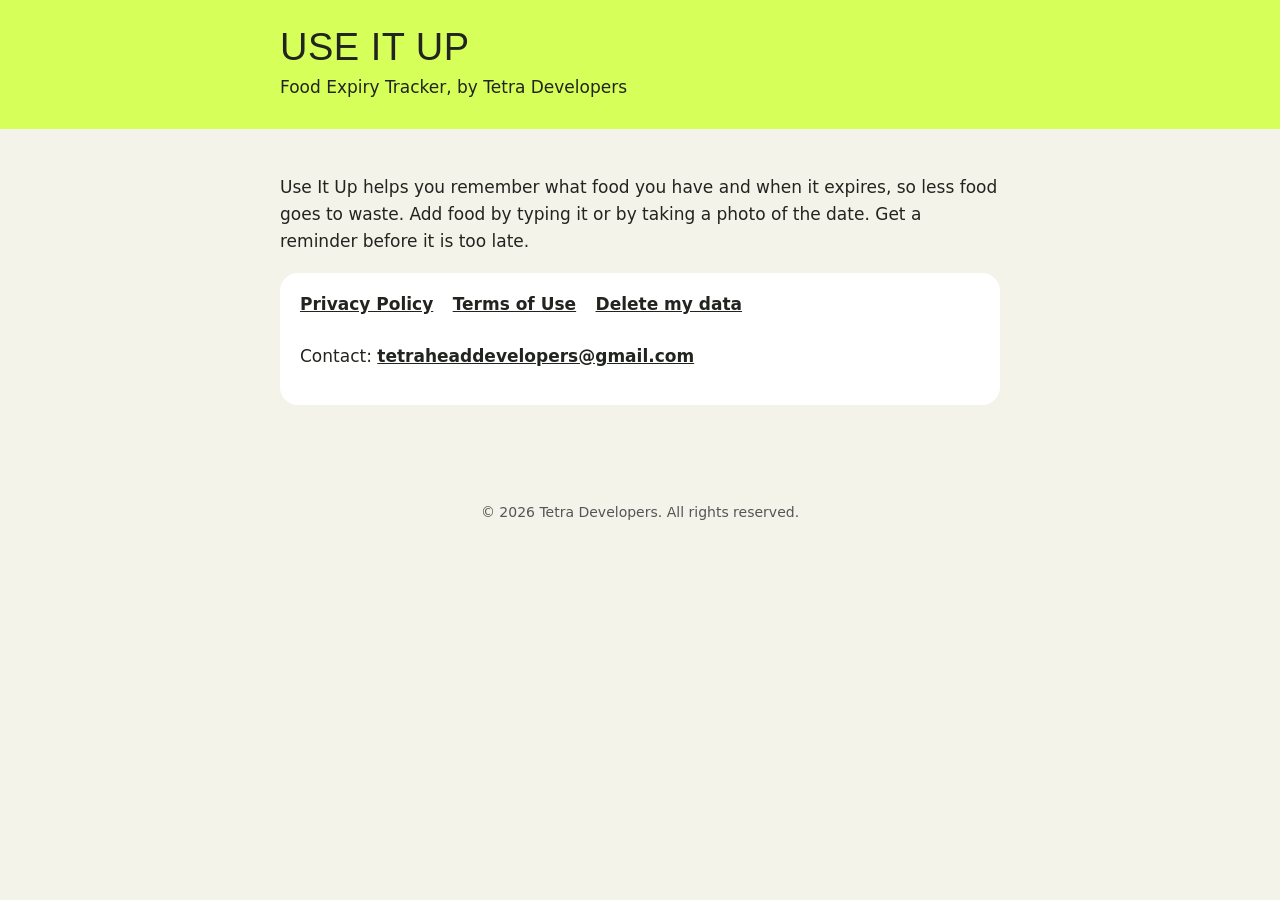
<file: docs/index.html>
<!doctype html>
<html lang="en">
<head>
<meta charset="utf-8">
<meta name="viewport" content="width=device-width, initial-scale=1">
<title>Use It Up: Food Expiry Tracker</title>
<link rel="stylesheet" href="style.css">
</head>
<body>
<header><div class="wrap">
  <h1>Use It Up</h1>
  <p>Food Expiry Tracker, by Tetra Developers</p>
</div></header>
<main>
  <p>Use It Up helps you remember what food you have and when it expires, so less food goes to waste.
  Add food by typing it or by taking a photo of the date. Get a reminder before it is too late.</p>
  <div class="card">
    <nav>
      <a href="privacy.html">Privacy Policy</a>
      <a href="terms.html">Terms of Use</a>
      <a href="delete-account.html">Delete my data</a>
    </nav>
    <p>Contact: <a href="mailto:tetraheaddevelopers@gmail.com">tetraheaddevelopers@gmail.com</a></p>
  </div>
</main>
<footer>&copy; 2026 Tetra Developers. All rights reserved.</footer>
</body>
</html>
</file>
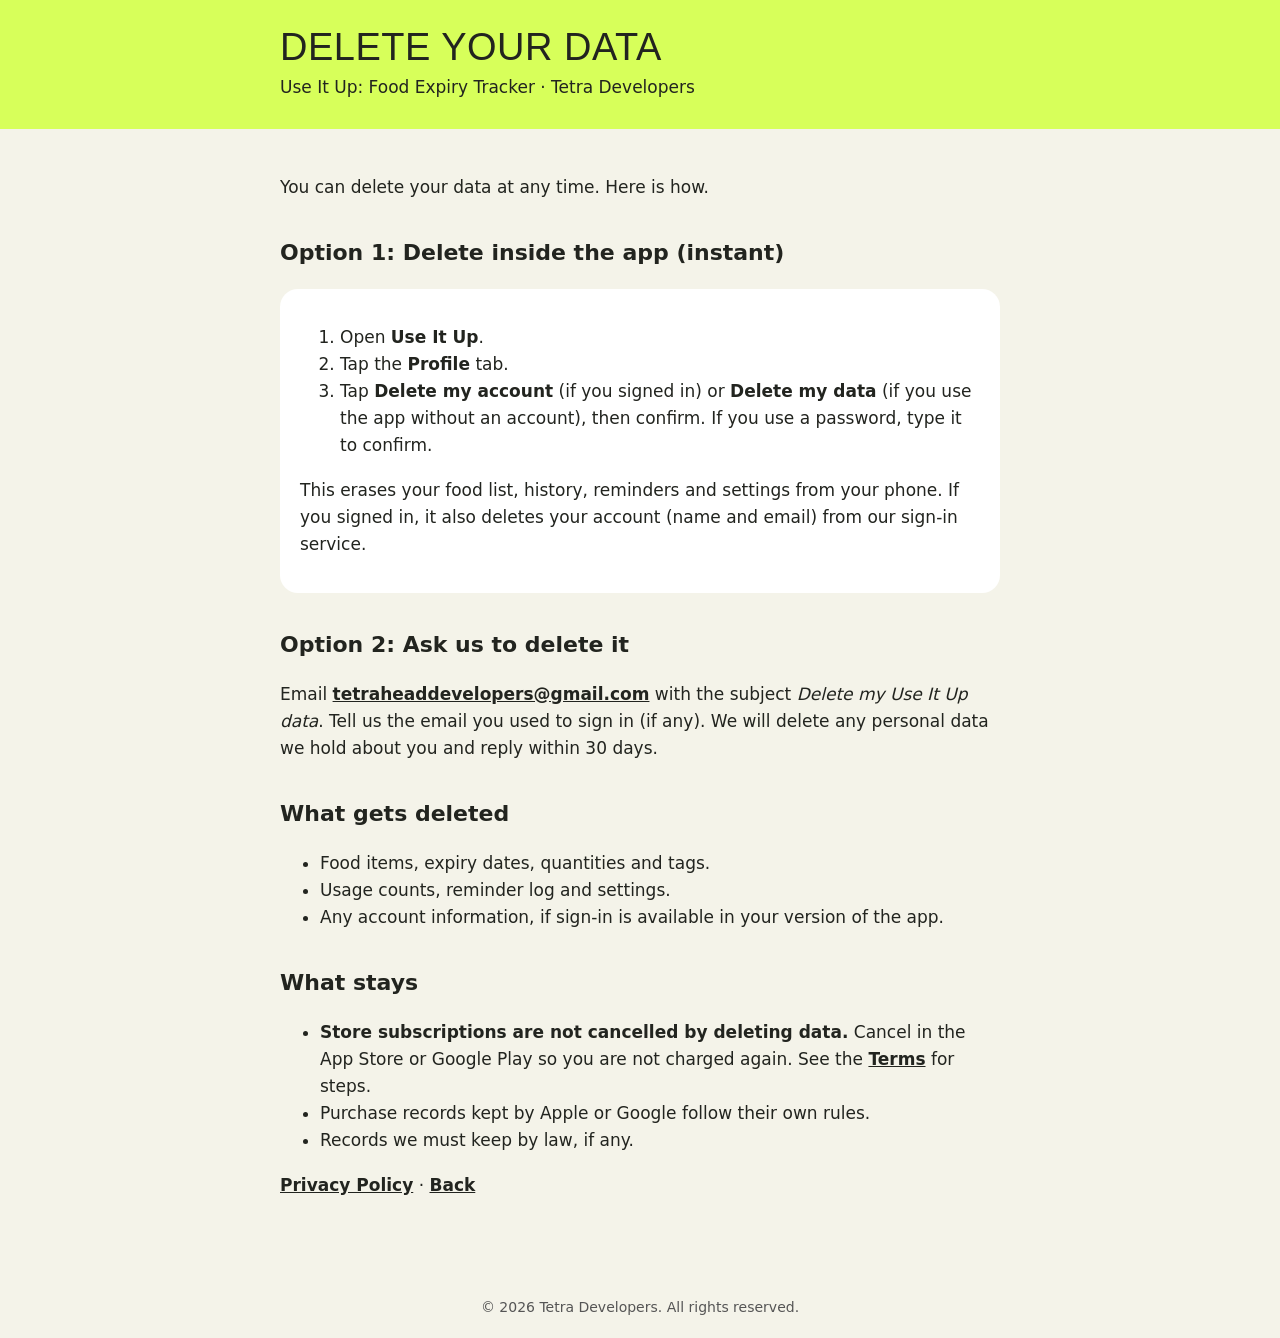
<file: docs/delete-account.html>
<!doctype html>
<html lang="en">
<head>
<meta charset="utf-8">
<meta name="viewport" content="width=device-width, initial-scale=1">
<title>Delete your data - Use It Up</title>
<link rel="stylesheet" href="style.css">
</head>
<body>
<header><div class="wrap">
  <h1>Delete your data</h1>
  <p>Use It Up: Food Expiry Tracker &middot; Tetra Developers</p>
</div></header>
<main>
  <p>You can delete your data at any time. Here is how.</p>

  <h2>Option 1: Delete inside the app (instant)</h2>
  <div class="card">
    <ol>
      <li>Open <strong>Use It Up</strong>.</li>
      <li>Tap the <strong>Profile</strong> tab.</li>
      <li>Tap <strong>Delete my account</strong> (if you signed in) or <strong>Delete my data</strong> (if you use the app without an account), then confirm. If you use a password, type it to confirm.</li>
    </ol>
    <p>This erases your food list, history, reminders and settings from your phone. If you signed in, it also deletes your account (name and email) from our sign-in service.</p>
  </div>

  <h2>Option 2: Ask us to delete it</h2>
  <p>Email <a href="mailto:tetraheaddevelopers@gmail.com?subject=Delete%20my%20Use%20It%20Up%20data">tetraheaddevelopers@gmail.com</a>
  with the subject <em>Delete my Use It Up data</em>. Tell us the email you used to sign in (if any).
  We will delete any personal data we hold about you and reply within 30 days.</p>

  <h2>What gets deleted</h2>
  <ul>
    <li>Food items, expiry dates, quantities and tags.</li>
    <li>Usage counts, reminder log and settings.</li>
    <li>Any account information, if sign-in is available in your version of the app.</li>
  </ul>

  <h2>What stays</h2>
  <ul>
    <li><strong>Store subscriptions are not cancelled by deleting data.</strong> Cancel in the App Store or Google Play
    so you are not charged again. See the <a href="terms.html">Terms</a> for steps.</li>
    <li>Purchase records kept by Apple or Google follow their own rules.</li>
    <li>Records we must keep by law, if any.</li>
  </ul>

  <p><a href="privacy.html">Privacy Policy</a> &middot; <a href="index.html">Back</a></p>
</main>
<footer>&copy; 2026 Tetra Developers. All rights reserved.</footer>
</body>
</html>
</file>
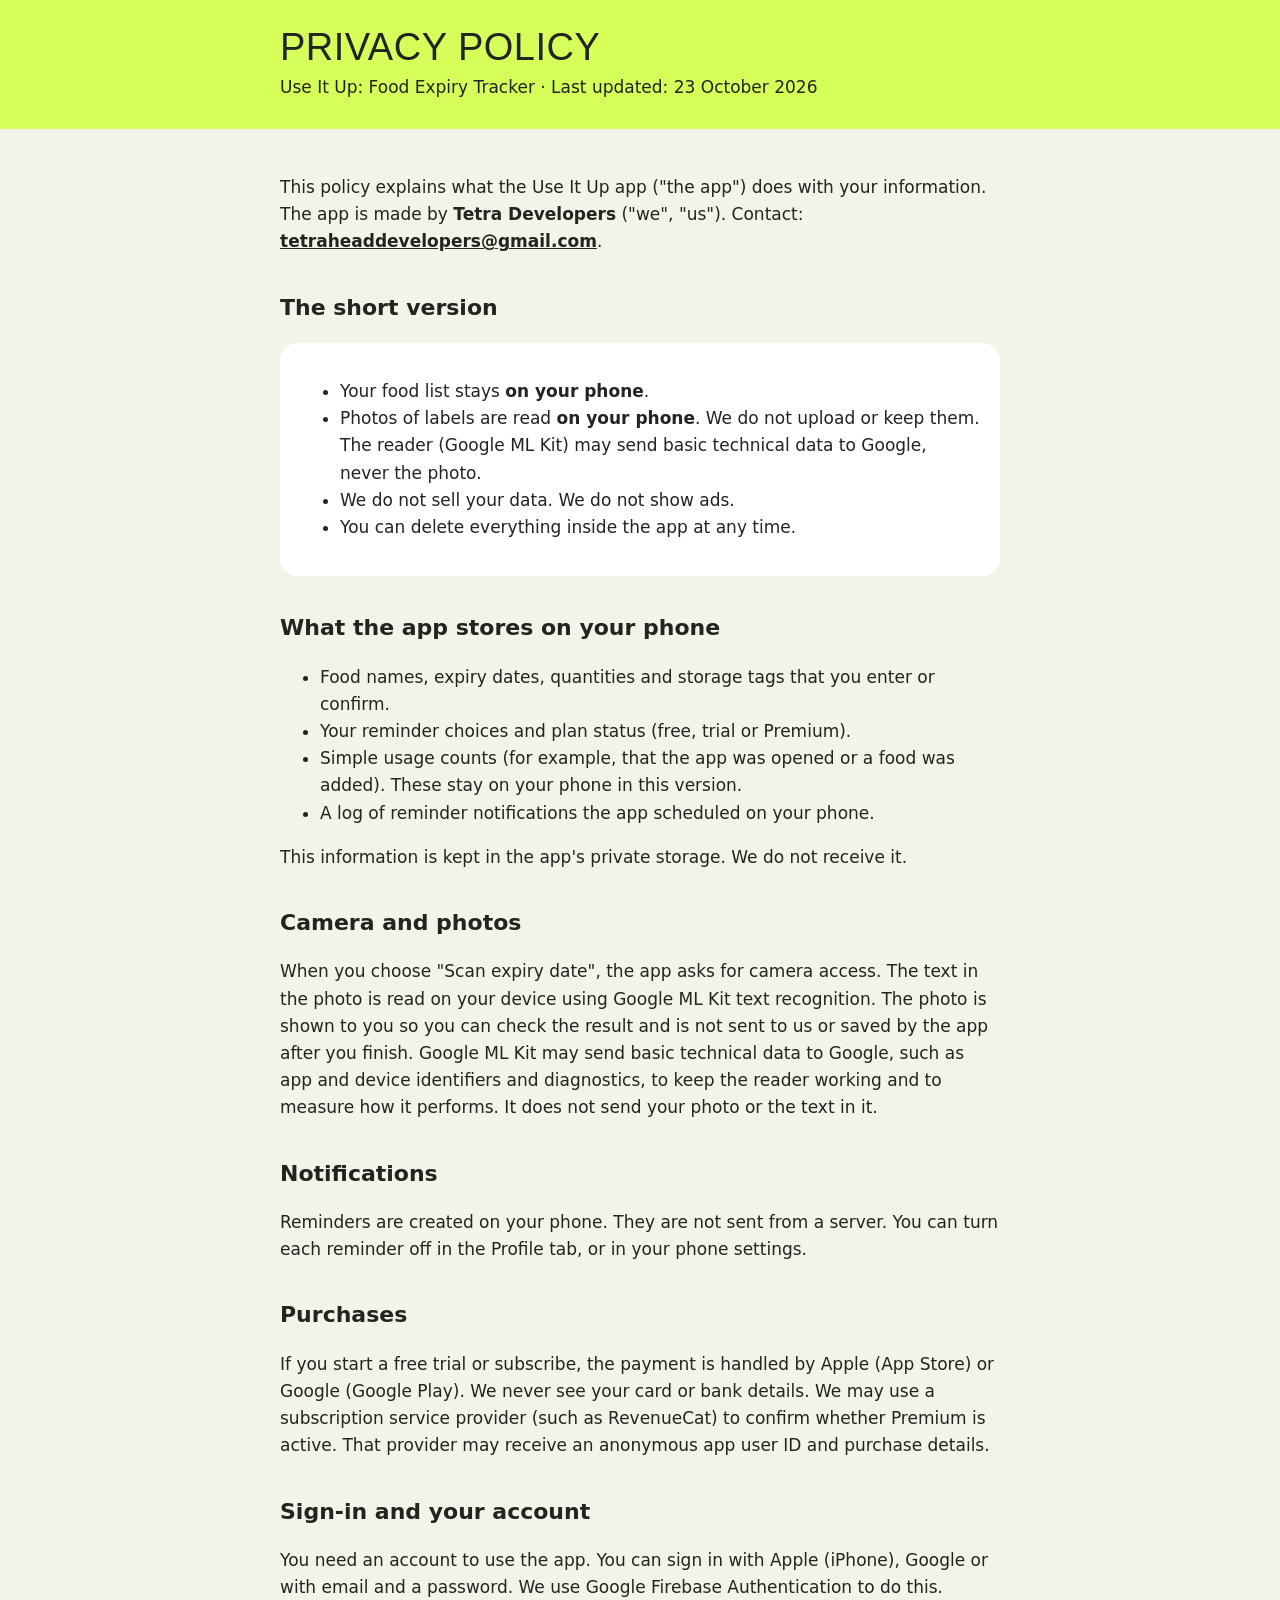
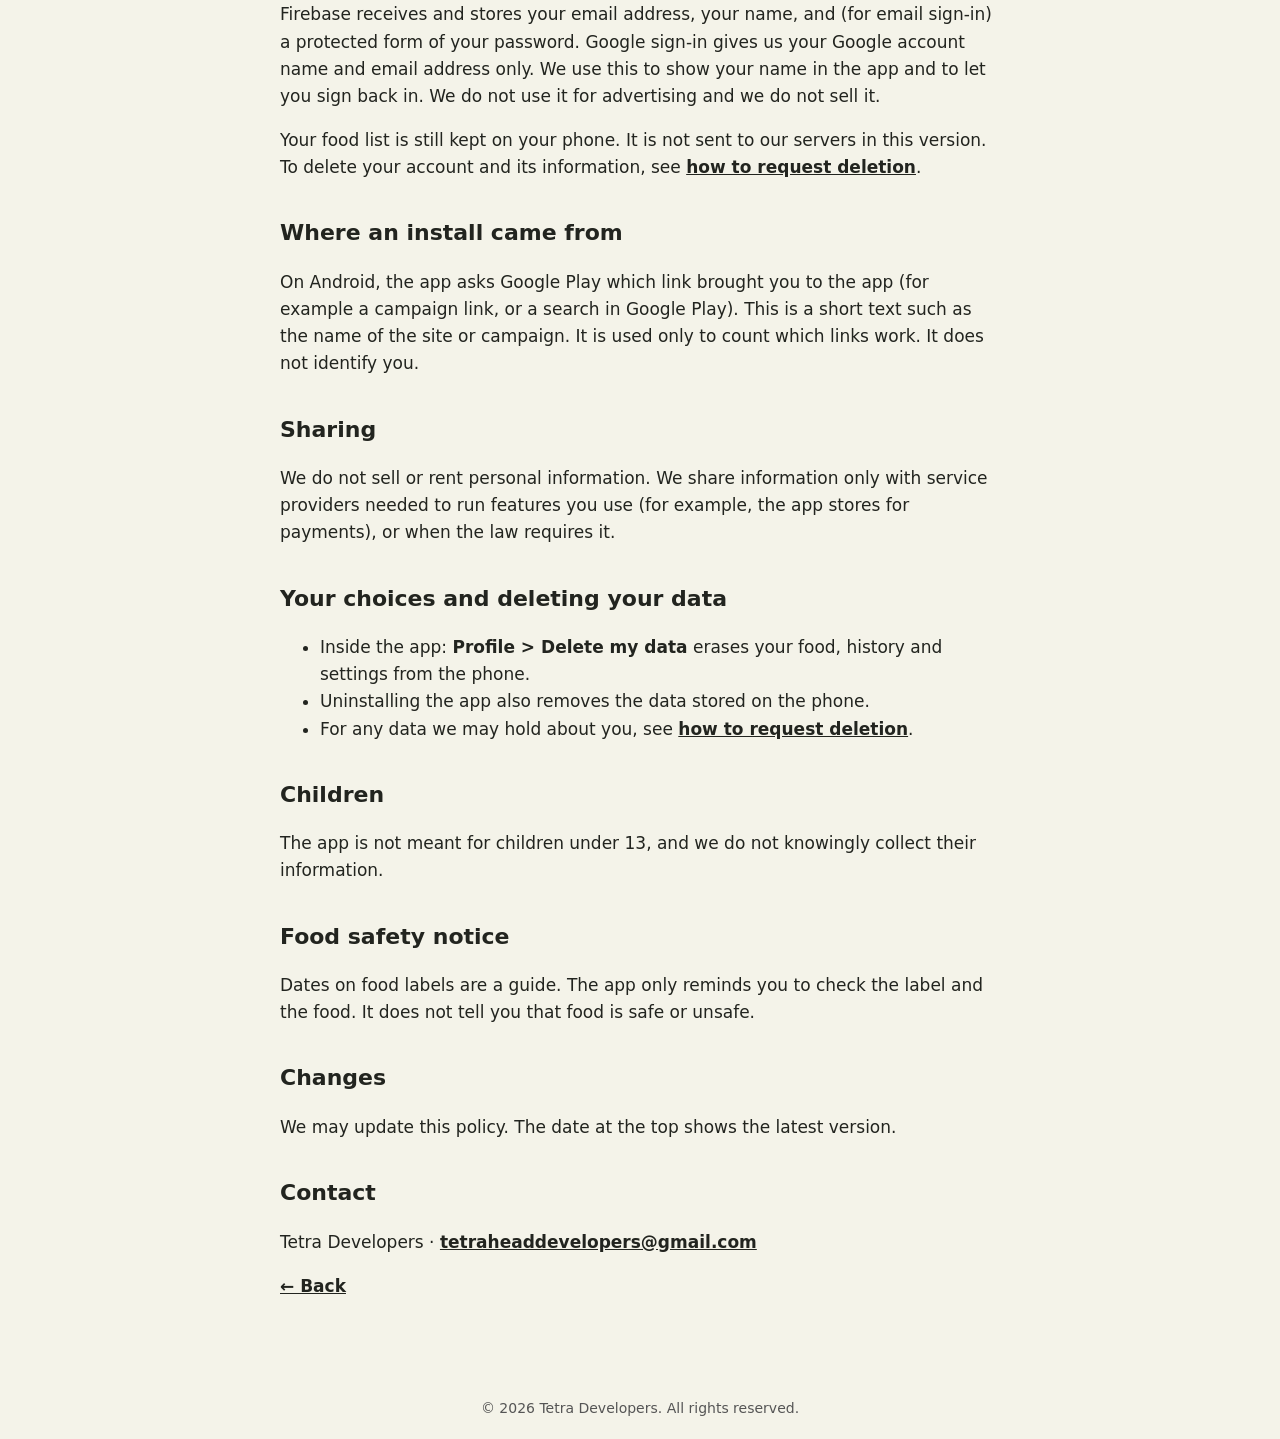
<file: docs/privacy.html>
<!doctype html>
<html lang="en">
<head>
<meta charset="utf-8">
<meta name="viewport" content="width=device-width, initial-scale=1">
<title>Privacy Policy - Use It Up</title>
<link rel="stylesheet" href="style.css">
</head>
<body>
<header><div class="wrap">
  <h1>Privacy Policy</h1>
  <p>Use It Up: Food Expiry Tracker &middot; Last updated: 23 October 2026</p>
</div></header>
<main>
  <p>This policy explains what the Use It Up app ("the app") does with your information.
  The app is made by <strong>Tetra Developers</strong> ("we", "us").
  Contact: <a href="mailto:tetraheaddevelopers@gmail.com">tetraheaddevelopers@gmail.com</a>.</p>

  <h2>The short version</h2>
  <div class="card">
    <ul>
      <li>Your food list stays <strong>on your phone</strong>.</li>
      <li>Photos of labels are read <strong>on your phone</strong>. We do not upload or keep them. The reader (Google ML Kit) may send basic technical data to Google, never the photo.</li>
      <li>We do not sell your data. We do not show ads.</li>
      <li>You can delete everything inside the app at any time.</li>
    </ul>
  </div>

  <h2>What the app stores on your phone</h2>
  <ul>
    <li>Food names, expiry dates, quantities and storage tags that you enter or confirm.</li>
    <li>Your reminder choices and plan status (free, trial or Premium).</li>
    <li>Simple usage counts (for example, that the app was opened or a food was added). These stay on your phone in this version.</li>
    <li>A log of reminder notifications the app scheduled on your phone.</li>
  </ul>
  <p>This information is kept in the app's private storage. We do not receive it.</p>

  <h2>Camera and photos</h2>
  <p>When you choose "Scan expiry date", the app asks for camera access. The text in the photo is read on
  your device using Google ML Kit text recognition. The photo is shown to you so you can check the result and is not
  sent to us or saved by the app after you finish. Google ML Kit may send basic technical data to Google, such as app and device identifiers and diagnostics, to keep the reader working and to measure how it performs. It does not send your photo or the text in it.</p>

  <h2>Notifications</h2>
  <p>Reminders are created on your phone. They are not sent from a server. You can turn each reminder off in the
  Profile tab, or in your phone settings.</p>

  <h2>Purchases</h2>
  <p>If you start a free trial or subscribe, the payment is handled by Apple (App Store) or Google (Google Play).
  We never see your card or bank details. We may use a subscription service provider (such as RevenueCat) to confirm
  whether Premium is active. That provider may receive an anonymous app user ID and purchase details.</p>

  <h2>Sign-in and your account</h2>
  <p>You need an account to use the app. You can sign in with Apple (iPhone), Google or
  with email and a password. We use Google Firebase Authentication to do this. Firebase receives and stores your email
  address, your name, and (for email sign-in) a protected form of your password. Google sign-in gives us your Google
  account name and email address only. We use this to show your name in the app and to let you sign back in. We do not
  use it for advertising and we do not sell it.</p>
  <p>Your food list is still kept on your phone. It is not sent to our servers in this version. To delete your account
  and its information, see <a href="delete-account.html">how to request deletion</a>.</p>

  <h2>Where an install came from</h2>
  <p>On Android, the app asks Google Play which link brought you to the app (for example a campaign link, or a search in
  Google Play). This is a short text such as the name of the site or campaign. It is used only to count which links work.
  It does not identify you.</p>

  <h2>Sharing</h2>
  <p>We do not sell or rent personal information. We share information only with service providers needed to run
  features you use (for example, the app stores for payments), or when the law requires it.</p>

  <h2>Your choices and deleting your data</h2>
  <ul>
    <li>Inside the app: <strong>Profile &gt; Delete my data</strong> erases your food, history and settings from the phone.</li>
    <li>Uninstalling the app also removes the data stored on the phone.</li>
    <li>For any data we may hold about you, see <a href="delete-account.html">how to request deletion</a>.</li>
  </ul>

  <h2>Children</h2>
  <p>The app is not meant for children under 13, and we do not knowingly collect their information.</p>

  <h2>Food safety notice</h2>
  <p>Dates on food labels are a guide. The app only reminds you to check the label and the food. It does not tell you
  that food is safe or unsafe.</p>

  <h2>Changes</h2>
  <p>We may update this policy. The date at the top shows the latest version.</p>

  <h2>Contact</h2>
  <p>Tetra Developers &middot; <a href="mailto:tetraheaddevelopers@gmail.com">tetraheaddevelopers@gmail.com</a></p>

  <p><a href="index.html">&larr; Back</a></p>
</main>
<footer>&copy; 2026 Tetra Developers. All rights reserved.</footer>
</body>
</html>
</file>
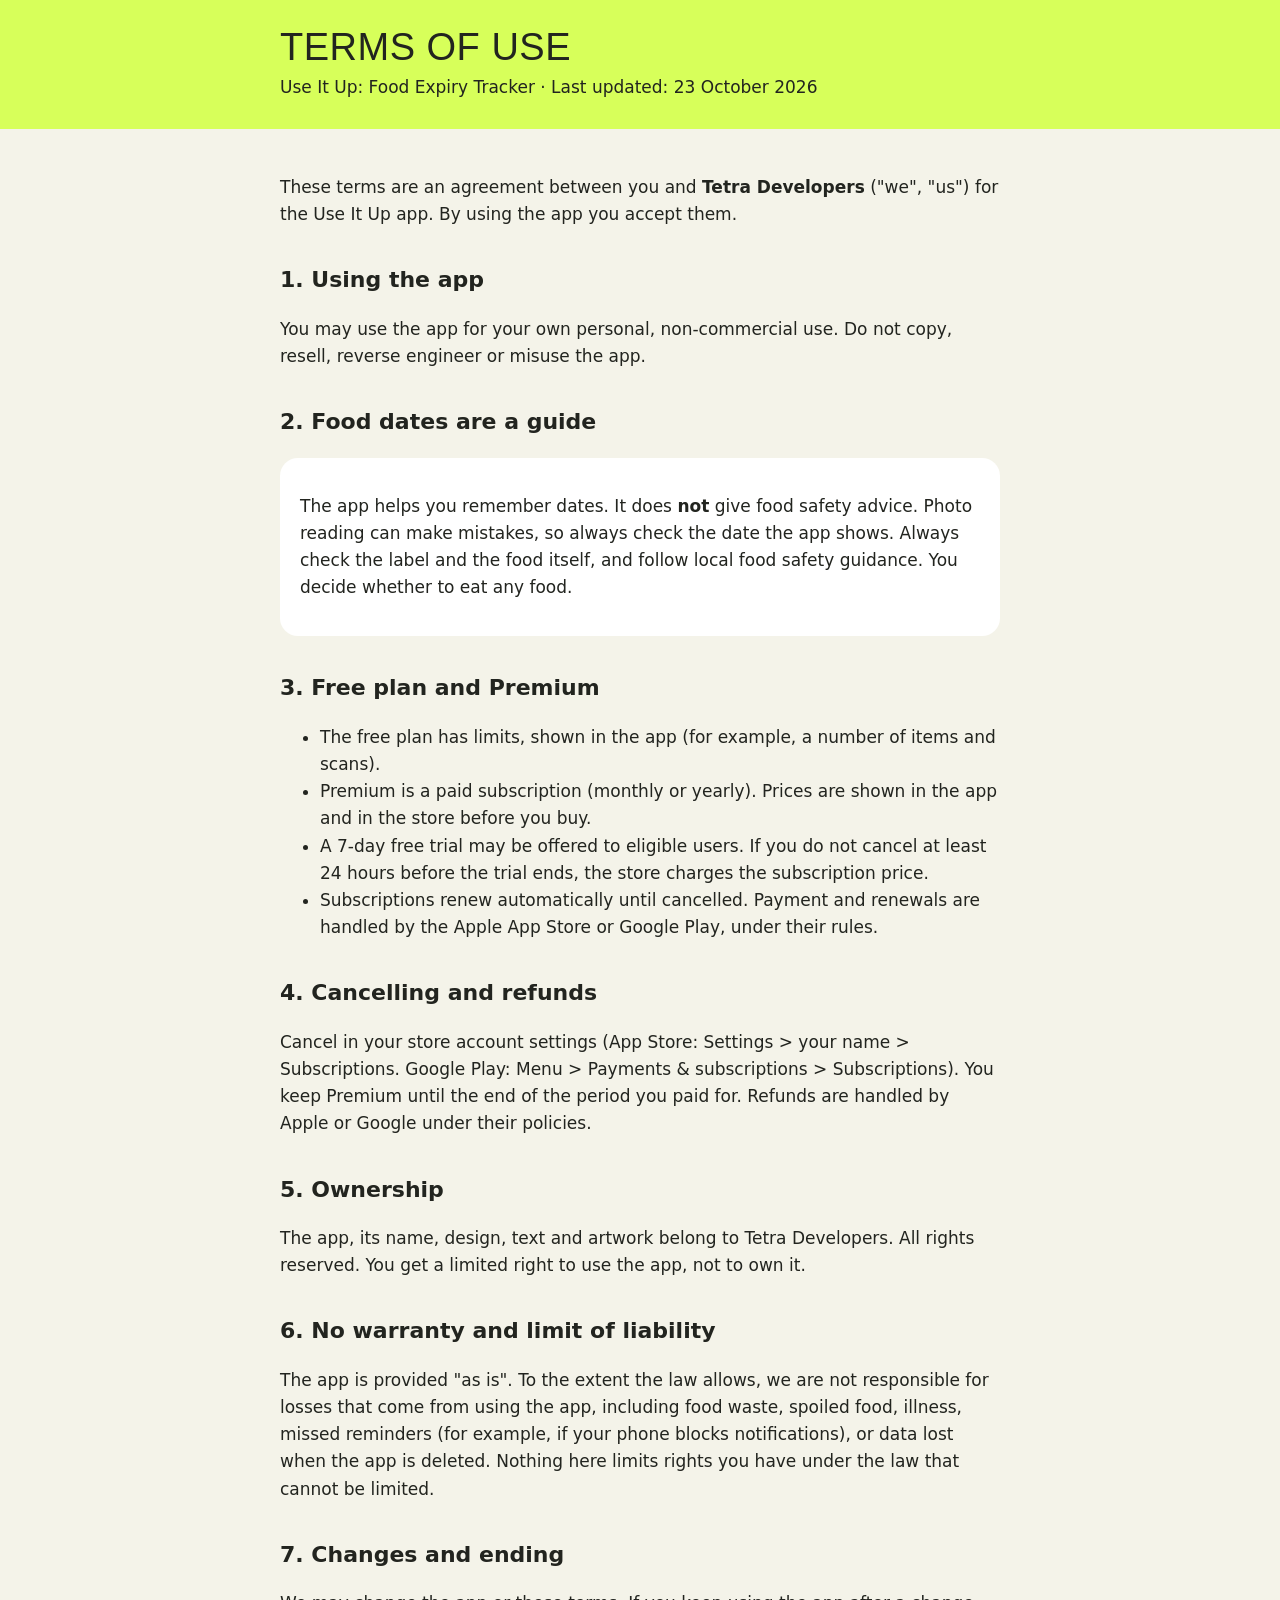
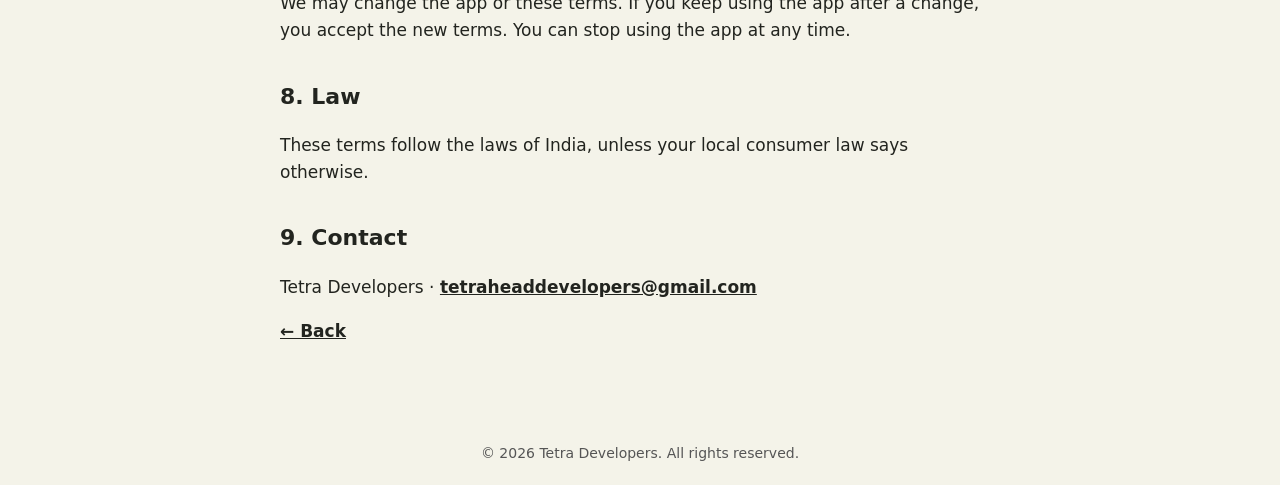
<file: docs/terms.html>
<!doctype html>
<html lang="en">
<head>
<meta charset="utf-8">
<meta name="viewport" content="width=device-width, initial-scale=1">
<title>Terms of Use - Use It Up</title>
<link rel="stylesheet" href="style.css">
</head>
<body>
<header><div class="wrap">
  <h1>Terms of Use</h1>
  <p>Use It Up: Food Expiry Tracker &middot; Last updated: 23 October 2026</p>
</div></header>
<main>
  <p>These terms are an agreement between you and <strong>Tetra Developers</strong> ("we", "us") for the Use It Up app.
  By using the app you accept them.</p>

  <h2>1. Using the app</h2>
  <p>You may use the app for your own personal, non-commercial use. Do not copy, resell, reverse engineer or
  misuse the app.</p>

  <h2>2. Food dates are a guide</h2>
  <div class="card">
    <p>The app helps you remember dates. It does <strong>not</strong> give food safety advice. Photo reading can make
    mistakes, so always check the date the app shows. Always check the label and the food itself, and follow local
    food safety guidance. You decide whether to eat any food.</p>
  </div>

  <h2>3. Free plan and Premium</h2>
  <ul>
    <li>The free plan has limits, shown in the app (for example, a number of items and scans).</li>
    <li>Premium is a paid subscription (monthly or yearly). Prices are shown in the app and in the store before you buy.</li>
    <li>A 7-day free trial may be offered to eligible users. If you do not cancel at least 24 hours before the trial ends,
    the store charges the subscription price.</li>
    <li>Subscriptions renew automatically until cancelled. Payment and renewals are handled by the Apple App Store or
    Google Play, under their rules.</li>
  </ul>

  <h2>4. Cancelling and refunds</h2>
  <p>Cancel in your store account settings (App Store: Settings &gt; your name &gt; Subscriptions. Google Play: Menu &gt;
  Payments &amp; subscriptions &gt; Subscriptions). You keep Premium until the end of the period you paid for.
  Refunds are handled by Apple or Google under their policies.</p>

  <h2>5. Ownership</h2>
  <p>The app, its name, design, text and artwork belong to Tetra Developers. All rights reserved.
  You get a limited right to use the app, not to own it.</p>

  <h2>6. No warranty and limit of liability</h2>
  <p>The app is provided "as is". To the extent the law allows, we are not responsible for losses that come from using
  the app, including food waste, spoiled food, illness, missed reminders (for example, if your phone blocks
  notifications), or data lost when the app is deleted. Nothing here limits rights you have under the law that cannot
  be limited.</p>

  <h2>7. Changes and ending</h2>
  <p>We may change the app or these terms. If you keep using the app after a change, you accept the new terms.
  You can stop using the app at any time.</p>

  <h2>8. Law</h2>
  <p>These terms follow the laws of India, unless your local consumer law says otherwise.</p>

  <h2>9. Contact</h2>
  <p>Tetra Developers &middot; <a href="mailto:tetraheaddevelopers@gmail.com">tetraheaddevelopers@gmail.com</a></p>

  <p><a href="index.html">&larr; Back</a></p>
</main>
<footer>&copy; 2026 Tetra Developers. All rights reserved.</footer>
</body>
</html>
</file>
<file: docs/style.css>
:root { --lime:#D7FF5A; --ivory:#F4F3E9; --ink:#22241F; }
* { box-sizing: border-box; }
body { margin:0; background:var(--ivory); color:var(--ink); font:17px/1.6 system-ui,-apple-system,"Segoe UI",Roboto,sans-serif; }
header { background:var(--lime); padding:28px 20px; }
header .wrap, main { max-width:760px; margin:0 auto; padding:0 20px; }
header h1 { margin:0; font:400 38px/1.05 Impact,"Arial Narrow Bold",sans-serif; text-transform:uppercase; letter-spacing:.5px; }
header p { margin:6px 0 0; }
main { padding-top:28px; padding-bottom:60px; }
h2 { margin-top:34px; font-size:22px; }
a { color:var(--ink); font-weight:600; }
.card { background:#fff; border-radius:18px; padding:18px 20px; margin:16px 0; }
nav a { display:inline-block; margin:0 14px 8px 0; }
footer { text-align:center; font-size:14px; color:#555; padding:20px; }
</file>
